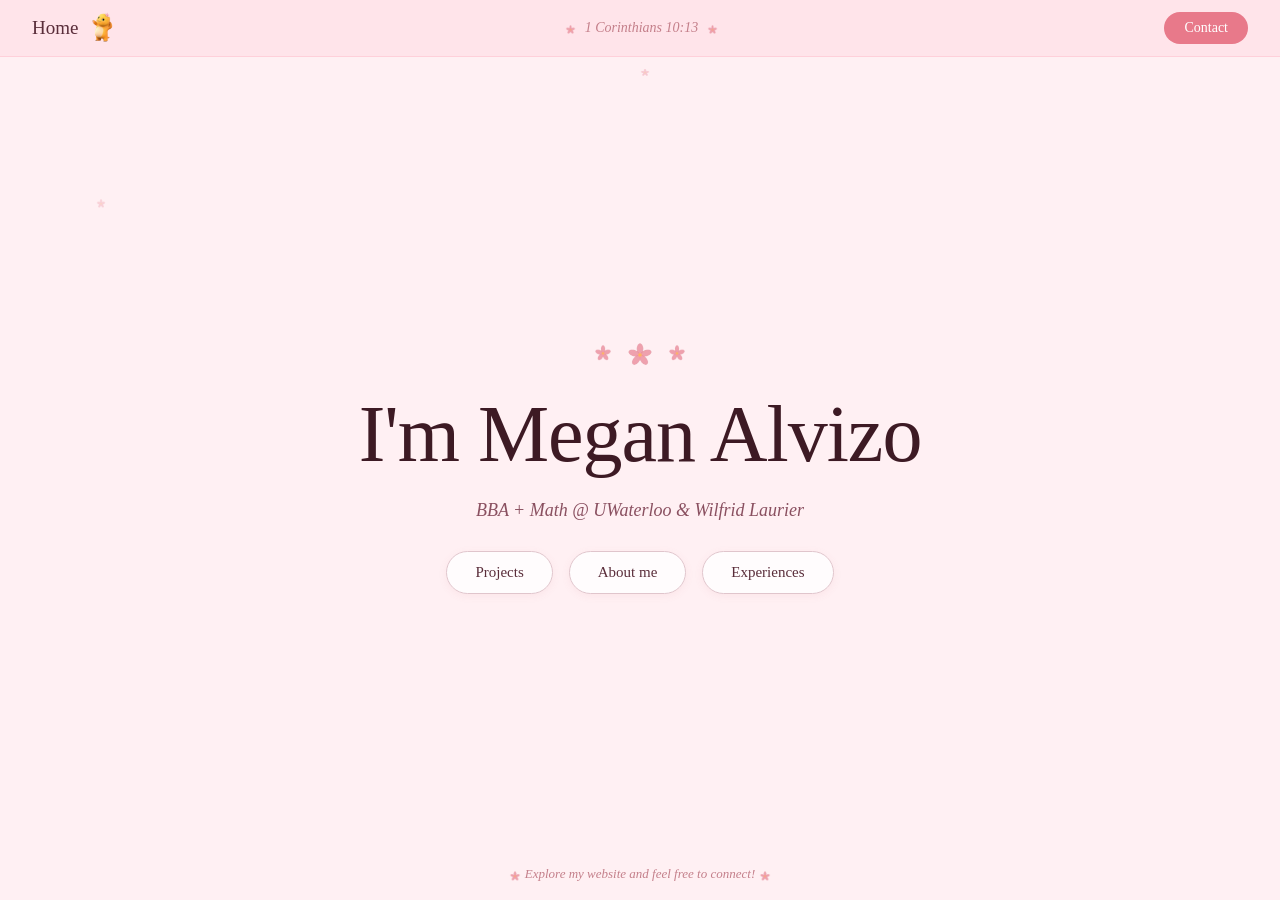
<file: index.html>
<!DOCTYPE html>
<html lang="en">
<head>
  <meta charset="UTF-8" />
  <meta name="viewport" content="width=device-width, initial-scale=1.0" />
  <title>Megan Alvizo</title>
  <link rel="stylesheet" href="src/styles/main.css" />
  <link rel="stylesheet" href="src/styles/home.css" />
</head>
<body>

  <!-- Navbar -->
  <nav class="navbar">
    <div class="nav-left">
      <span class="nav-home-link" onclick="window.location.href='index.html'">Home</span>
      <img src="src/assets/nailong.png" class="nailong-img" alt="nailong" />
    </div>
    <div class="nav-center">
      <span class="star-icon"><img class="flower-icon" alt="✦" src="src/assets/flower.png"></span>
      <span class="nav-verse">1 Corinthians 10:13</span>
      <span class="star-icon"><img class="flower-icon" alt="✦" src="src/assets/flower.png"></span>
    </div>
    <div class="nav-right">
      <button class="contact-btn" onclick="openContact()">Contact</button>
    </div>
  </nav>

  <!-- Contact Modal -->
  <div class="modal-overlay" id="contactModal" onclick="closeContact(event)">
    <div class="modal-box">
      <h3 class="modal-title"><span class="flower">✿</span> Let's connect <span class="flower">✿</span></h3>
      <div class="modal-links">
        <a href="https://www.linkedin.com/in/megan-louise-alvizo-20a7b934a" target="_blank" class="modal-link">
          <div class="modal-link-icon linkedin"><svg viewBox="0 0 24 24" fill="#e8798a" xmlns="http://www.w3.org/2000/svg"><path d="M20.447 20.452h-3.554v-5.569c0-1.328-.027-3.037-1.852-3.037-1.853 0-2.136 1.445-2.136 2.939v5.667H9.351V9h3.414v1.561h.046c.477-.9 1.637-1.85 3.37-1.85 3.601 0 4.267 2.37 4.267 5.455v6.286zM5.337 7.433a2.062 2.062 0 0 1-2.063-2.065 2.064 2.064 0 1 1 2.063 2.065zm1.782 13.019H3.555V9h3.564v11.452zM22.225 0H1.771C.792 0 0 .774 0 1.729v20.542C0 23.227.792 24 1.771 24h20.451C23.2 24 24 23.227 24 22.271V1.729C24 .774 23.2 0 22.222 0h.003z"/></svg></div>
          <div class="modal-link-text"><span class="modal-link-label">LinkedIn</span><span class="modal-link-value">Megan Louise Alvizo's Profile</span></div>
        </a>
        <a href="https://www.instagram.com/meganalvi_" target="_blank" class="modal-link">
          <div class="modal-link-icon instagram"><svg viewBox="0 0 24 24" xmlns="http://www.w3.org/2000/svg"><defs><radialGradient id="ig" cx="30%" cy="107%" r="150%"><stop offset="0%" stop-color="#fdf497"/><stop offset="5%" stop-color="#fdf497"/><stop offset="45%" stop-color="#fd5949"/><stop offset="60%" stop-color="#d6249f"/><stop offset="90%" stop-color="#285AEB"/></radialGradient></defs><path fill="url(#ig)" d="M12 2.163c3.204 0 3.584.012 4.85.07 3.252.148 4.771 1.691 4.919 4.919.058 1.265.069 1.645.069 4.849 0 3.205-.012 3.584-.069 4.849-.149 3.225-1.664 4.771-4.919 4.919-1.266.058-1.644.07-4.85.07-3.204 0-3.584-.012-4.849-.07-3.26-.149-4.771-1.699-4.919-4.92-.058-1.265-.07-1.644-.07-4.849 0-3.204.013-3.583.07-4.849.149-3.227 1.664-4.771 4.919-4.919 1.266-.057 1.645-.069 4.849-.069zm0-2.163c-3.259 0-3.667.014-4.947.072-4.358.2-6.78 2.618-6.98 6.98-.059 1.281-.073 1.689-.073 4.948 0 3.259.014 3.668.072 4.948.2 4.358 2.618 6.78 6.98 6.98 1.281.058 1.689.072 4.948.072 3.259 0 3.668-.014 4.948-.072 4.354-.2 6.782-2.618 6.979-6.98.059-1.28.073-1.689.073-4.948 0-3.259-.014-3.667-.072-4.947-.196-4.354-2.617-6.78-6.979-6.98-1.281-.059-1.69-.073-4.949-.073zm0 5.838a6.162 6.162 0 1 0 0 12.324 6.162 6.162 0 0 0 0-12.324zM12 16a4 4 0 1 1 0-8 4 4 0 0 1 0 8zm6.406-11.845a1.44 1.44 0 1 0 0 2.881 1.44 1.44 0 0 0 0-2.881z"/></svg></div>
          <div class="modal-link-text"><span class="modal-link-label">Instagram</span><span class="modal-link-value">@meganalvi_</span></div>
        </a>
        <a href="mailto:alvizomeganlouise@gmail.com" class="modal-link">
          <div class="modal-link-icon email"><svg viewBox="0 0 24 24" fill="none" stroke="#e8798a" stroke-width="2" stroke-linecap="round" stroke-linejoin="round" xmlns="http://www.w3.org/2000/svg"><rect x="2" y="4" width="20" height="16" rx="2"/><path d="m22 7-8.97 5.7a1.94 1.94 0 0 1-2.06 0L2 7"/></svg></div>
          <div class="modal-link-text"><span class="modal-link-label">Email</span><span class="modal-link-value">alvizomeganlouise@gmail.com</span></div>
        </a>
      </div>
      <button class="modal-close" onclick="closeContact()">×</button>
    </div>
  </div>

  <!-- Falling petals -->
  <div class="petals-container" id="petalsContainer"></div>

  <!-- Decorative stars -->
  <span class="deco-star" style="top:65px;left:640px;font-size:10px;opacity:0.5;"><img class="flower-icon" alt="✦" src="src/assets/flower.png"></span>
  <span class="deco-star" style="top:195px;left:95px;font-size:12px;opacity:0.4;"><img class="flower-icon" alt="✦" src="src/assets/flower.png"></span>

  <!-- Hero Section -->
  <section class="hero">
    <div class="hero-stars">
      <span class="star-sm"><img class="flower-icon" alt="✦" src="src/assets/flower.png"></span>
      <span class="star-lg"><img class="flower-icon" alt="✦" src="src/assets/flower.png"></span>
      <span class="star-sm"><img class="flower-icon" alt="✦" src="src/assets/flower.png"></span>
    </div>
    <h1 class="hero-title">I'm Megan Alvizo</h1>
    <p class="hero-subtitle">BBA + Math @ UWaterloo &amp; Wilfrid Laurier</p>
    <div class="hero-buttons">
      <a href="src/pages/projects.html" class="hero-btn">Projects</a>
      <a href="src/pages/about.html" class="hero-btn">About me</a>
      <a href="src/pages/experiences.html" class="hero-btn">Experiences</a>
    </div>
  </section>

  <!-- Footer -->
  <footer class="footer">
    <span><img class="flower-icon" alt="✦" src="src/assets/flower.png"> Explore my website and feel free to connect! <img class="flower-icon" alt="✦" src="src/assets/flower.png"></span>
  </footer>

  <script src="src/scripts/main.js"></script>
  <script src="src/scripts/home.js"></script>
</body>
</html>
</file>
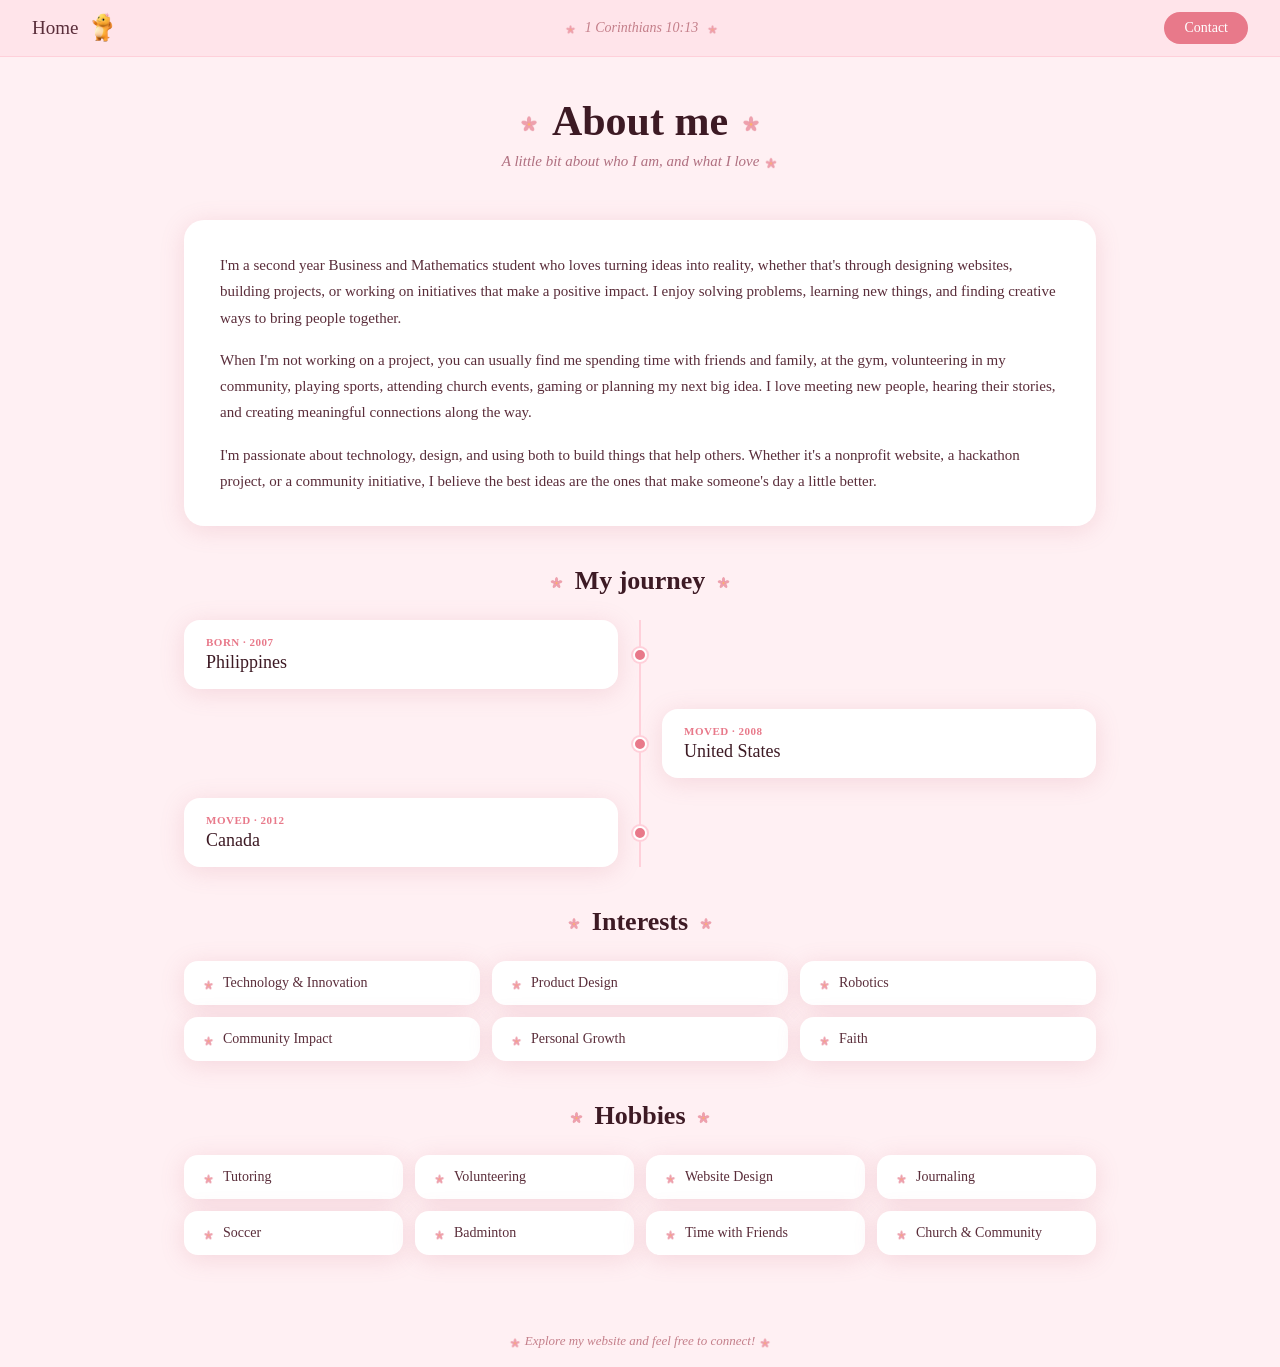
<file: src/pages/about.html>
<!DOCTYPE html>
<html lang="en">
<head>
  <meta charset="UTF-8" />
  <meta name="viewport" content="width=device-width, initial-scale=1.0" />
  <title>About Me – Megan Alvizo</title>
  <link rel="stylesheet" href="../styles/main.css" />
  <link rel="stylesheet" href="../styles/about.css" />
</head>
<body>

  <nav class="navbar">
    <div class="nav-left">
      <span class="nav-home-link" onclick="window.location.href='../../index.html'">Home</span>
      <img src="../assets/nailong.png" class="nailong-img" alt="nailong" />
    </div>
    <div class="nav-center">
      <span class="star-icon"><img class="flower-icon" alt="✦" src="../assets/flower.png"></span>
      <span class="nav-verse">1 Corinthians 10:13</span>
      <span class="star-icon"><img class="flower-icon" alt="✦" src="../assets/flower.png"></span>
    </div>
    <div class="nav-right">
      <button class="contact-btn" onclick="openContact()">Contact</button>
    </div>
  </nav>

  <!-- Contact Modal -->
    <div class="modal-overlay" id="contactModal" onclick="closeContact(event)">
    <div class="modal-box">
      <h3 class="modal-title"><span class="flower">✿</span> Let's connect <span class="flower">✿</span></h3>
      <div class="modal-links">
        <a href="https://www.linkedin.com/in/megan-louise-alvizo-20a7b934a" target="_blank" class="modal-link">
          <div class="modal-link-icon linkedin"><svg viewBox="0 0 24 24" fill="#e8798a" xmlns="http://www.w3.org/2000/svg"><path d="M20.447 20.452h-3.554v-5.569c0-1.328-.027-3.037-1.852-3.037-1.853 0-2.136 1.445-2.136 2.939v5.667H9.351V9h3.414v1.561h.046c.477-.9 1.637-1.85 3.37-1.85 3.601 0 4.267 2.37 4.267 5.455v6.286zM5.337 7.433a2.062 2.062 0 0 1-2.063-2.065 2.064 2.064 0 1 1 2.063 2.065zm1.782 13.019H3.555V9h3.564v11.452zM22.225 0H1.771C.792 0 0 .774 0 1.729v20.542C0 23.227.792 24 1.771 24h20.451C23.2 24 24 23.227 24 22.271V1.729C24 .774 23.2 0 22.222 0h.003z"/></svg></div>
          <div class="modal-link-text"><span class="modal-link-label">LinkedIn</span><span class="modal-link-value">Megan Louise Alvizo's Profile</span></div>
        </a>
        <a href="https://www.instagram.com/meganalvi_" target="_blank" class="modal-link">
          <div class="modal-link-icon instagram"><svg viewBox="0 0 24 24" xmlns="http://www.w3.org/2000/svg"><defs><radialGradient id="ig" cx="30%" cy="107%" r="150%"><stop offset="0%" stop-color="#fdf497"/><stop offset="5%" stop-color="#fdf497"/><stop offset="45%" stop-color="#fd5949"/><stop offset="60%" stop-color="#d6249f"/><stop offset="90%" stop-color="#285AEB"/></radialGradient></defs><path fill="url(#ig)" d="M12 2.163c3.204 0 3.584.012 4.85.07 3.252.148 4.771 1.691 4.919 4.919.058 1.265.069 1.645.069 4.849 0 3.205-.012 3.584-.069 4.849-.149 3.225-1.664 4.771-4.919 4.919-1.266.058-1.644.07-4.85.07-3.204 0-3.584-.012-4.849-.07-3.26-.149-4.771-1.699-4.919-4.92-.058-1.265-.07-1.644-.07-4.849 0-3.204.013-3.583.07-4.849.149-3.227 1.664-4.771 4.919-4.919 1.266-.057 1.645-.069 4.849-.069zm0-2.163c-3.259 0-3.667.014-4.947.072-4.358.2-6.78 2.618-6.98 6.98-.059 1.281-.073 1.689-.073 4.948 0 3.259.014 3.668.072 4.948.2 4.358 2.618 6.78 6.98 6.98 1.281.058 1.689.072 4.948.072 3.259 0 3.668-.014 4.948-.072 4.354-.2 6.782-2.618 6.979-6.98.059-1.28.073-1.689.073-4.948 0-3.259-.014-3.667-.072-4.947-.196-4.354-2.617-6.78-6.979-6.98-1.281-.059-1.69-.073-4.949-.073zm0 5.838a6.162 6.162 0 1 0 0 12.324 6.162 6.162 0 0 0 0-12.324zM12 16a4 4 0 1 1 0-8 4 4 0 0 1 0 8zm6.406-11.845a1.44 1.44 0 1 0 0 2.881 1.44 1.44 0 0 0 0-2.881z"/></svg></div>
          <div class="modal-link-text"><span class="modal-link-label">Instagram</span><span class="modal-link-value">@meganalvi_</span></div>
        </a>
        <a href="mailto:alvizomeganlouise@gmail.com" class="modal-link">
          <div class="modal-link-icon email"><svg viewBox="0 0 24 24" fill="none" stroke="#e8798a" stroke-width="2" stroke-linecap="round" stroke-linejoin="round" xmlns="http://www.w3.org/2000/svg"><rect x="2" y="4" width="20" height="16" rx="2"/><path d="m22 7-8.97 5.7a1.94 1.94 0 0 1-2.06 0L2 7"/></svg></div>
          <div class="modal-link-text"><span class="modal-link-label">Email</span><span class="modal-link-value">alvizomeganlouise@gmail.com</span></div>
        </a>
      </div>
      <button class="modal-close" onclick="closeContact()">×</button>
    </div>
  </div>

  <main class="about-main">
    <div class="page-header">
      <h1><span class="star-pink"><img class="flower-icon" alt="✦" src="../assets/flower.png"></span> About me <span class="star-pink"><img class="flower-icon" alt="✦" src="../assets/flower.png"></span></h1>
      <p class="subtitle">A little bit about who I am, and what I love <img class="flower-icon" alt="✦" src="../assets/flower.png"></p>
    </div>

    <!-- Bio card -->
    <div class="bio-card card reveal">
      <p>I'm a second year Business and Mathematics student who loves turning ideas into reality, whether that's through designing websites, building projects, or working on initiatives that make a positive impact. I enjoy solving problems, learning new things, and finding creative ways to bring people together.</p>
      <p>When I'm not working on a project, you can usually find me spending time with friends and family, at the gym, volunteering in my community, playing sports, attending church events, gaming or planning my next big idea. I love meeting new people, hearing their stories, and creating meaningful connections along the way.</p>
      <p>I'm passionate about technology, design, and using both to build things that help others. Whether it's a nonprofit website, a hackathon project, or a community initiative, I believe the best ideas are the ones that make someone's day a little better.</p>
    </div>

    <!-- Journey -->
    <section class="journey-section reveal">
      <h2 class="section-title"><span class="star-pink"><img class="flower-icon" alt="✦" src="../assets/flower.png"></span> My journey <span class="star-pink"><img class="flower-icon" alt="✦" src="../assets/flower.png"></span></h2>
      <div class="timeline">
        <div class="timeline-item left">
          <div class="timeline-card">
            <div class="timeline-label">BORN · 2007</div>
            <div class="timeline-place">Philippines</div>
          </div>
          <div class="timeline-dot"></div>
        </div>
        <div class="timeline-item right">
          <div class="timeline-dot"></div>
          <div class="timeline-card">
            <div class="timeline-label">MOVED · 2008</div>
            <div class="timeline-place">United States</div>
          </div>
        </div>
        <div class="timeline-item left">
          <div class="timeline-card">
            <div class="timeline-label">MOVED · 2012</div>
            <div class="timeline-place">Canada</div>
          </div>
          <div class="timeline-dot"></div>
        </div>
      </div>
    </section>

    <!-- Interests -->
    <section class="grid-section reveal">
      <h2 class="section-title"><span class="star-pink"><img class="flower-icon" alt="✦" src="../assets/flower.png"></span> Interests <span class="star-pink"><img class="flower-icon" alt="✦" src="../assets/flower.png"></span></h2>
      <div class="tag-grid">
        <div class="tag-card"><span class="star-pink"><img class="flower-icon" alt="✦" src="../assets/flower.png"></span> Technology &amp; Innovation</div>
        <div class="tag-card"><span class="star-pink"><img class="flower-icon" alt="✦" src="../assets/flower.png"></span> Product Design</div>
        <div class="tag-card"><span class="star-pink"><img class="flower-icon" alt="✦" src="../assets/flower.png"></span> Robotics</div>
        <div class="tag-card"><span class="star-pink"><img class="flower-icon" alt="✦" src="../assets/flower.png"></span> Community Impact</div>
        <div class="tag-card"><span class="star-pink"><img class="flower-icon" alt="✦" src="../assets/flower.png"></span> Personal Growth</div>
        <div class="tag-card"><span class="star-pink"><img class="flower-icon" alt="✦" src="../assets/flower.png"></span> Faith</div>
      </div>
    </section>

    <!-- Hobbies -->
    <section class="grid-section reveal">
      <h2 class="section-title"><span class="star-pink"><img class="flower-icon" alt="✦" src="../assets/flower.png"></span> Hobbies <span class="star-pink"><img class="flower-icon" alt="✦" src="../assets/flower.png"></span></h2>
      <div class="tag-grid hobbies-grid">
        <div class="tag-card"><span class="star-pink"><img class="flower-icon" alt="✦" src="../assets/flower.png"></span> Tutoring</div>
        <div class="tag-card"><span class="star-pink"><img class="flower-icon" alt="✦" src="../assets/flower.png"></span> Volunteering</div>
        <div class="tag-card"><span class="star-pink"><img class="flower-icon" alt="✦" src="../assets/flower.png"></span> Website Design</div>
        <div class="tag-card"><span class="star-pink"><img class="flower-icon" alt="✦" src="../assets/flower.png"></span> Journaling</div>
        <div class="tag-card"><span class="star-pink"><img class="flower-icon" alt="✦" src="../assets/flower.png"></span> Soccer</div>
        <div class="tag-card"><span class="star-pink"><img class="flower-icon" alt="✦" src="../assets/flower.png"></span> Badminton</div>
        <div class="tag-card"><span class="star-pink"><img class="flower-icon" alt="✦" src="../assets/flower.png"></span> Time with Friends</div>
        <div class="tag-card"><span class="star-pink"><img class="flower-icon" alt="✦" src="../assets/flower.png"></span> Church &amp; Community</div>
      </div>
    </section>
  </main>

  <footer class="footer">
    <span><img class="flower-icon" alt="✦" src="../assets/flower.png"> Explore my website and feel free to connect! <img class="flower-icon" alt="✦" src="../assets/flower.png"></span>
  </footer>

  <div class="petals-container" id="petalsContainer"></div>
  <script src="../scripts/main.js"></script>
  <script src="../scripts/home.js"></script>
</body>
</html>
</file>
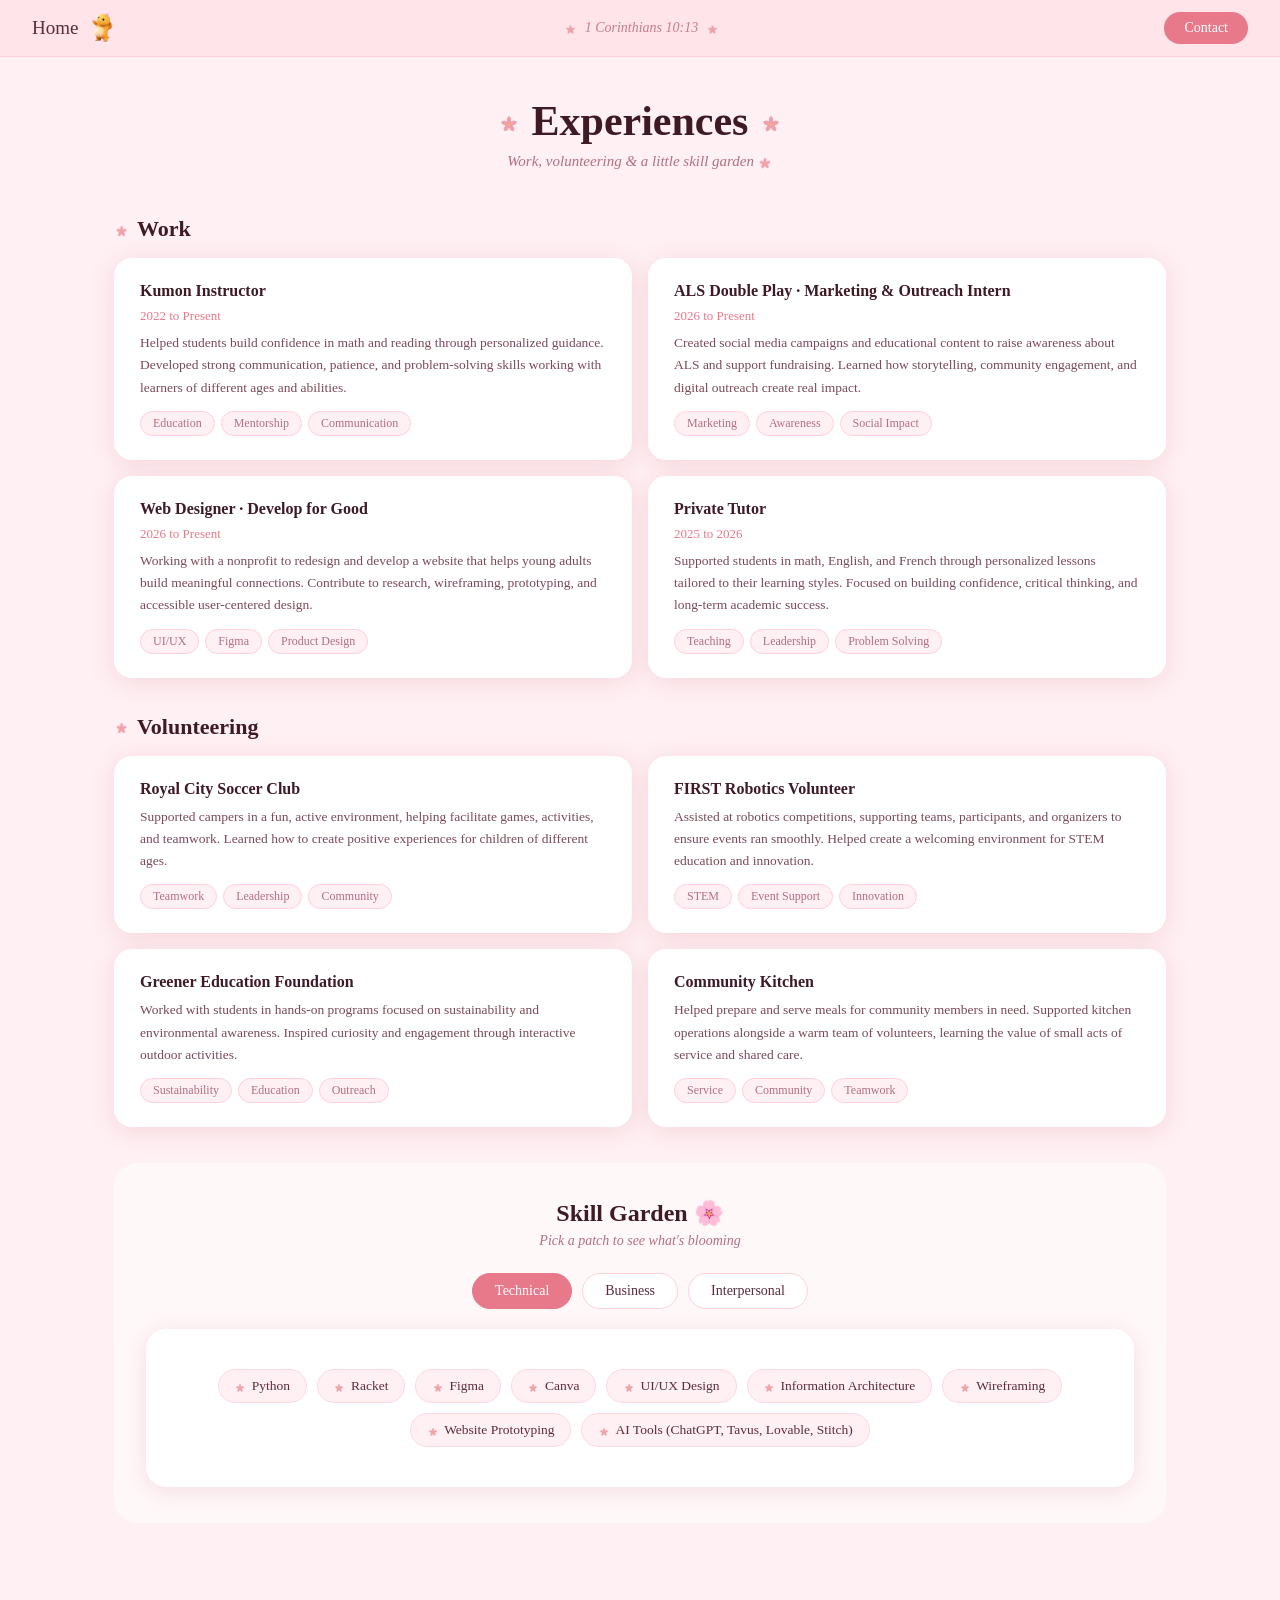
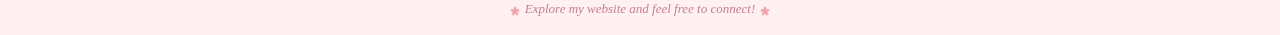
<file: src/pages/experiences.html>
<!DOCTYPE html>
<html lang="en">
<head>
  <meta charset="UTF-8" />
  <meta name="viewport" content="width=device-width, initial-scale=1.0" />
  <title>Experiences – Megan Alvizo</title>
  <link rel="stylesheet" href="../styles/main.css" />
  <link rel="stylesheet" href="../styles/experiences.css" />
</head>
<body>

  <nav class="navbar">
    <div class="nav-left">
      <span class="nav-home-link" onclick="window.location.href='../../index.html'">Home</span>
      <img src="../assets/nailong.png" class="nailong-img" alt="nailong" />
    </div>
    <div class="nav-center">
      <span class="star-icon"><img class="flower-icon" alt="✦" src="../assets/flower.png"></span>
      <span class="nav-verse">1 Corinthians 10:13</span>
      <span class="star-icon"><img class="flower-icon" alt="✦" src="../assets/flower.png"></span>
    </div>
    <div class="nav-right">
      <button class="contact-btn" onclick="openContact()">Contact</button>
    </div>
  </nav>

  <!-- Contact Modal -->
    <div class="modal-overlay" id="contactModal" onclick="closeContact(event)">
    <div class="modal-box">
      <h3 class="modal-title"><span class="flower">✿</span> Let's connect <span class="flower">✿</span></h3>
      <div class="modal-links">
        <a href="https://www.linkedin.com/in/megan-louise-alvizo-20a7b934a" target="_blank" class="modal-link">
          <div class="modal-link-icon linkedin"><svg viewBox="0 0 24 24" fill="#e8798a" xmlns="http://www.w3.org/2000/svg"><path d="M20.447 20.452h-3.554v-5.569c0-1.328-.027-3.037-1.852-3.037-1.853 0-2.136 1.445-2.136 2.939v5.667H9.351V9h3.414v1.561h.046c.477-.9 1.637-1.85 3.37-1.85 3.601 0 4.267 2.37 4.267 5.455v6.286zM5.337 7.433a2.062 2.062 0 0 1-2.063-2.065 2.064 2.064 0 1 1 2.063 2.065zm1.782 13.019H3.555V9h3.564v11.452zM22.225 0H1.771C.792 0 0 .774 0 1.729v20.542C0 23.227.792 24 1.771 24h20.451C23.2 24 24 23.227 24 22.271V1.729C24 .774 23.2 0 22.222 0h.003z"/></svg></div>
          <div class="modal-link-text"><span class="modal-link-label">LinkedIn</span><span class="modal-link-value">Megan Louise Alvizo's Profile</span></div>
        </a>
        <a href="https://www.instagram.com/meganalvi_" target="_blank" class="modal-link">
          <div class="modal-link-icon instagram"><svg viewBox="0 0 24 24" xmlns="http://www.w3.org/2000/svg"><defs><radialGradient id="ig" cx="30%" cy="107%" r="150%"><stop offset="0%" stop-color="#fdf497"/><stop offset="5%" stop-color="#fdf497"/><stop offset="45%" stop-color="#fd5949"/><stop offset="60%" stop-color="#d6249f"/><stop offset="90%" stop-color="#285AEB"/></radialGradient></defs><path fill="url(#ig)" d="M12 2.163c3.204 0 3.584.012 4.85.07 3.252.148 4.771 1.691 4.919 4.919.058 1.265.069 1.645.069 4.849 0 3.205-.012 3.584-.069 4.849-.149 3.225-1.664 4.771-4.919 4.919-1.266.058-1.644.07-4.85.07-3.204 0-3.584-.012-4.849-.07-3.26-.149-4.771-1.699-4.919-4.92-.058-1.265-.07-1.644-.07-4.849 0-3.204.013-3.583.07-4.849.149-3.227 1.664-4.771 4.919-4.919 1.266-.057 1.645-.069 4.849-.069zm0-2.163c-3.259 0-3.667.014-4.947.072-4.358.2-6.78 2.618-6.98 6.98-.059 1.281-.073 1.689-.073 4.948 0 3.259.014 3.668.072 4.948.2 4.358 2.618 6.78 6.98 6.98 1.281.058 1.689.072 4.948.072 3.259 0 3.668-.014 4.948-.072 4.354-.2 6.782-2.618 6.979-6.98.059-1.28.073-1.689.073-4.948 0-3.259-.014-3.667-.072-4.947-.196-4.354-2.617-6.78-6.979-6.98-1.281-.059-1.69-.073-4.949-.073zm0 5.838a6.162 6.162 0 1 0 0 12.324 6.162 6.162 0 0 0 0-12.324zM12 16a4 4 0 1 1 0-8 4 4 0 0 1 0 8zm6.406-11.845a1.44 1.44 0 1 0 0 2.881 1.44 1.44 0 0 0 0-2.881z"/></svg></div>
          <div class="modal-link-text"><span class="modal-link-label">Instagram</span><span class="modal-link-value">@meganalvi_</span></div>
        </a>
        <a href="mailto:alvizomeganlouise@gmail.com" class="modal-link">
          <div class="modal-link-icon email"><svg viewBox="0 0 24 24" fill="none" stroke="#e8798a" stroke-width="2" stroke-linecap="round" stroke-linejoin="round" xmlns="http://www.w3.org/2000/svg"><rect x="2" y="4" width="20" height="16" rx="2"/><path d="m22 7-8.97 5.7a1.94 1.94 0 0 1-2.06 0L2 7"/></svg></div>
          <div class="modal-link-text"><span class="modal-link-label">Email</span><span class="modal-link-value">alvizomeganlouise@gmail.com</span></div>
        </a>
      </div>
      <button class="modal-close" onclick="closeContact()">×</button>
    </div>
  </div>

  <main class="exp-main">
    <div class="page-header">
      <h1><span class="star-pink"><img class="flower-icon" alt="✦" src="../assets/flower.png"></span> Experiences <span class="star-pink"><img class="flower-icon" alt="✦" src="../assets/flower.png"></span></h1>
      <p class="subtitle">Work, volunteering &amp; a little skill garden <img class="flower-icon" alt="✦" src="../assets/flower.png"></p>
    </div>

    <!-- Work -->
    <section class="exp-section reveal">
      <h2 class="exp-section-title"><span class="star-pink"><img class="flower-icon" alt="✦" src="../assets/flower.png"></span> Work</h2>
      <div class="exp-grid">

        <div class="exp-card">
          <h3 class="exp-role">Kumon Instructor</h3>
          <div class="exp-date">2022 to Present</div>
          <p class="exp-desc">Helped students build confidence in math and reading through personalized guidance. Developed strong communication, patience, and problem-solving skills working with learners of different ages and abilities.</p>
          <div class="exp-tags">
            <span class="tag">Education</span>
            <span class="tag">Mentorship</span>
            <span class="tag">Communication</span>
          </div>
        </div>

        <div class="exp-card">
          <h3 class="exp-role">ALS Double Play · Marketing &amp; Outreach Intern</h3>
          <div class="exp-date">2026 to Present</div>
          <p class="exp-desc">Created social media campaigns and educational content to raise awareness about ALS and support fundraising. Learned how storytelling, community engagement, and digital outreach create real impact.</p>
          <div class="exp-tags">
            <span class="tag">Marketing</span>
            <span class="tag">Awareness</span>
            <span class="tag">Social Impact</span>
          </div>
        </div>

        <div class="exp-card">
          <h3 class="exp-role">Web Designer · Develop for Good</h3>
          <div class="exp-date">2026 to Present</div>
          <p class="exp-desc">Working with a nonprofit to redesign and develop a website that helps young adults build meaningful connections. Contribute to research, wireframing, prototyping, and accessible user-centered design.</p>
          <div class="exp-tags">
            <span class="tag">UI/UX</span>
            <span class="tag">Figma</span>
            <span class="tag">Product Design</span>
          </div>
        </div>

        <div class="exp-card">
          <h3 class="exp-role">Private Tutor</h3>
          <div class="exp-date">2025 to 2026</div>
          <p class="exp-desc">Supported students in math, English, and French through personalized lessons tailored to their learning styles. Focused on building confidence, critical thinking, and long-term academic success.</p>
          <div class="exp-tags">
            <span class="tag">Teaching</span>
            <span class="tag">Leadership</span>
            <span class="tag">Problem Solving</span>
          </div>
        </div>

      </div>
    </section>

    <!-- Volunteering -->
    <section class="exp-section reveal">
      <h2 class="exp-section-title"><span class="star-pink"><img class="flower-icon" alt="✦" src="../assets/flower.png"></span> Volunteering</h2>
      <div class="exp-grid">

        <div class="exp-card">
          <h3 class="exp-role">Royal City Soccer Club</h3>
          <p class="exp-desc">Supported campers in a fun, active environment, helping facilitate games, activities, and teamwork. Learned how to create positive experiences for children of different ages.</p>
          <div class="exp-tags">
            <span class="tag">Teamwork</span>
            <span class="tag">Leadership</span>
            <span class="tag">Community</span>
          </div>
        </div>

        <div class="exp-card">
          <h3 class="exp-role">FIRST Robotics Volunteer</h3>
          <p class="exp-desc">Assisted at robotics competitions, supporting teams, participants, and organizers to ensure events ran smoothly. Helped create a welcoming environment for STEM education and innovation.</p>
          <div class="exp-tags">
            <span class="tag">STEM</span>
            <span class="tag">Event Support</span>
            <span class="tag">Innovation</span>
          </div>
        </div>

        <div class="exp-card">
          <h3 class="exp-role">Greener Education Foundation</h3>
          <p class="exp-desc">Worked with students in hands-on programs focused on sustainability and environmental awareness. Inspired curiosity and engagement through interactive outdoor activities.</p>
          <div class="exp-tags">
            <span class="tag">Sustainability</span>
            <span class="tag">Education</span>
            <span class="tag">Outreach</span>
          </div>
        </div>

        <div class="exp-card">
          <h3 class="exp-role">Community Kitchen</h3>
          <p class="exp-desc">Helped prepare and serve meals for community members in need. Supported kitchen operations alongside a warm team of volunteers, learning the value of small acts of service and shared care.</p>
          <div class="exp-tags">
            <span class="tag">Service</span>
            <span class="tag">Community</span>
            <span class="tag">Teamwork</span>
          </div>
        </div>

      </div>
    </section>

    <!-- Skill Garden -->
    <section class="skill-garden-section reveal">
      <h2 class="skill-garden-title">Skill Garden 🌸</h2>
      <p class="skill-garden-sub">Pick a patch to see what's blooming</p>

      <div class="skill-tabs" id="skillTabs">
        <button class="skill-tab active" data-tab="technical" onclick="switchTab(this,'technical')">Technical</button>
        <button class="skill-tab" data-tab="business" onclick="switchTab(this,'business')">Business</button>
        <button class="skill-tab" data-tab="interpersonal" onclick="switchTab(this,'interpersonal')">Interpersonal</button>
      </div>

      <div class="skill-panel card active" id="technical">
        <div class="skill-tags">
          <span class="skill-tag"><span class="star-pink"><img class="flower-icon" alt="✦" src="../assets/flower.png"></span> Python</span>
          <span class="skill-tag"><span class="star-pink"><img class="flower-icon" alt="✦" src="../assets/flower.png"></span> Racket</span>
          <span class="skill-tag"><span class="star-pink"><img class="flower-icon" alt="✦" src="../assets/flower.png"></span> Figma</span>
          <span class="skill-tag"><span class="star-pink"><img class="flower-icon" alt="✦" src="../assets/flower.png"></span> Canva</span>
          <span class="skill-tag"><span class="star-pink"><img class="flower-icon" alt="✦" src="../assets/flower.png"></span> UI/UX Design</span>
          <span class="skill-tag"><span class="star-pink"><img class="flower-icon" alt="✦" src="../assets/flower.png"></span> Information Architecture</span>
          <span class="skill-tag"><span class="star-pink"><img class="flower-icon" alt="✦" src="../assets/flower.png"></span> Wireframing</span>
          <span class="skill-tag"><span class="star-pink"><img class="flower-icon" alt="✦" src="../assets/flower.png"></span> Website Prototyping</span>
          <span class="skill-tag"><span class="star-pink"><img class="flower-icon" alt="✦" src="../assets/flower.png"></span> AI Tools (ChatGPT, Tavus, Lovable, Stitch)</span>
        </div>
      </div>

      <div class="skill-panel card" id="business">
        <div class="skill-tags">
          <span class="skill-tag"><span class="star-pink"><img class="flower-icon" alt="✦" src="../assets/flower.png"></span> Project Management</span>
          <span class="skill-tag"><span class="star-pink"><img class="flower-icon" alt="✦" src="../assets/flower.png"></span> Market Research</span>
          <span class="skill-tag"><span class="star-pink"><img class="flower-icon" alt="✦" src="../assets/flower.png"></span> Social Media Marketing</span>
          <span class="skill-tag"><span class="star-pink"><img class="flower-icon" alt="✦" src="../assets/flower.png"></span> Content Creation</span>
          <span class="skill-tag"><span class="star-pink"><img class="flower-icon" alt="✦" src="../assets/flower.png"></span> Stakeholder Communication</span>
          <span class="skill-tag"><span class="star-pink"><img class="flower-icon" alt="✦" src="../assets/flower.png"></span> Strategic Thinking</span>
        </div>
      </div>

      <div class="skill-panel card" id="interpersonal">
        <div class="skill-tags">
          <span class="skill-tag"><span class="star-pink"><img class="flower-icon" alt="✦" src="../assets/flower.png"></span> Leadership</span>
          <span class="skill-tag"><span class="star-pink"><img class="flower-icon" alt="✦" src="../assets/flower.png"></span> Teamwork</span>
          <span class="skill-tag"><span class="star-pink"><img class="flower-icon" alt="✦" src="../assets/flower.png"></span> Communication</span>
          <span class="skill-tag"><span class="star-pink"><img class="flower-icon" alt="✦" src="../assets/flower.png"></span> Mentorship</span>
          <span class="skill-tag"><span class="star-pink"><img class="flower-icon" alt="✦" src="../assets/flower.png"></span> Empathy</span>
          <span class="skill-tag"><span class="star-pink"><img class="flower-icon" alt="✦" src="../assets/flower.png"></span> Problem Solving</span>
          <span class="skill-tag"><span class="star-pink"><img class="flower-icon" alt="✦" src="../assets/flower.png"></span> Adaptability</span>
        </div>
      </div>
    </section>
  </main>

  <footer class="footer">
    <span><img class="flower-icon" alt="✦" src="../assets/flower.png"> Explore my website and feel free to connect! <img class="flower-icon" alt="✦" src="../assets/flower.png"></span>
  </footer>

  <div class="petals-container" id="petalsContainer"></div>
  <script src="../scripts/main.js"></script>
  <script src="../scripts/home.js"></script>
  <script>
    function switchTab(btn, tabId) {
      document.querySelectorAll('.skill-tab').forEach(t => t.classList.remove('active'));
      document.querySelectorAll('.skill-panel').forEach(p => p.classList.remove('active'));
      btn.classList.add('active');
      document.getElementById(tabId).classList.add('active');
    }
  </script>
</body>
</html>
</file>
<file: src/styles/main.css>
/* ── Global Reset & Base ── */
*, *::before, *::after { box-sizing: border-box; margin: 0; padding: 0; }

body {
  font-family: 'Georgia', serif;
  background: #fff0f3;
  color: #5a2d3a;
  min-height: 100vh;
  display: flex;
  flex-direction: column;
}

main, .navbar, .footer {
  position: relative;
  z-index: 1;
}

/* ── Navbar ── */
.navbar {
  display: flex;
  align-items: center;
  justify-content: space-between;
  padding: 12px 32px;
  background: #ffe4ea;
  border-bottom: 1px solid #ffd0da;
  position: sticky;
  top: 0;
  z-index: 100;
}

.nav-left {
  display: flex;
  align-items: center;
  gap: 8px;
}

.nav-home-link {
  font-size: 19px;
  font-weight: 500;
  color: #5a2d3a;
  cursor: pointer;
  text-decoration: none;
}
.nav-home-link:hover { text-decoration: underline; }

.nailong-img {
  width: 32px;
  height: 32px;
  object-fit: contain;
}

.nav-center {
  display: flex;
  align-items: center;
  gap: 8px;
  font-size: 14px;
  color: #c47f8a;
  font-style: italic;
}

.star-icon { font-size: 12px; color: #e8a0af; }

.contact-btn {
  background: #e8798a;
  color: #fff;
  border: none;
  border-radius: 20px;
  padding: 8px 20px;
  font-size: 14px;
  cursor: pointer;
  font-family: inherit;
  transition: background 0.2s;
}
.contact-btn:hover { background: #d4606f; }

/* ── Modal ── */
.modal-overlay {
  display: none;
  position: fixed;
  inset: 0;
  background: rgba(90,45,58,0.18);
  z-index: 200;
  align-items: center;
  justify-content: center;
}
.modal-overlay.active { display: flex; }

.modal-box {
  background: #fff;
  border-radius: 24px;
  padding: 32px 28px 28px;
  min-width: 340px;
  max-width: 420px;
  width: 90vw;
  box-shadow: 0 8px 40px rgba(200,100,120,0.18);
  position: relative;
  text-align: center;
}

.modal-title {
  font-size: 22px;
  color: #3d1a24;
  margin-bottom: 22px;
  font-family: 'Georgia', serif;
  display: flex;
  align-items: center;
  justify-content: center;
  gap: 8px;
}
.modal-title .flower { color: #e8798a; font-size: 18px; }

.modal-links {
  display: flex;
  flex-direction: column;
  gap: 12px;
}

.modal-link {
  display: flex;
  align-items: center;
  gap: 14px;
  background: #fff5f7;
  border-radius: 16px;
  padding: 14px 18px;
  color: #3d1a24;
  text-decoration: none;
  transition: background 0.2s;
  text-align: left;
}
.modal-link:hover { background: #ffd8e0; }

.modal-link-icon {
  width: 40px;
  height: 40px;
  border-radius: 10px;
  display: flex;
  align-items: center;
  justify-content: center;
  flex-shrink: 0;
}
.modal-link-icon svg { width: 22px; height: 22px; }

.modal-link-icon.linkedin { background: #fce4ec; }
.modal-link-icon.instagram { background: #fce4ec; }
.modal-link-icon.email { background: #fce4ec; }

.modal-link-text { display: flex; flex-direction: column; gap: 2px; }
.modal-link-label { font-size: 11px; color: #b07080; font-family: 'Georgia', serif; }
.modal-link-value { font-size: 14px; font-weight: 600; color: #3d1a24; font-family: 'Georgia', serif; }

.modal-close {
  position: absolute;
  top: 14px; right: 18px;
  background: none;
  border: none;
  font-size: 20px;
  color: #c47f8a;
  cursor: pointer;
  line-height: 1;
}
.modal-close:hover { color: #5a2d3a; }

/* ── Footer ── */
.footer {
  text-align: center;
  padding: 18px;
  font-size: 13px;
  color: #c47f8a;
  font-style: italic;
  margin-top: auto;
}

/* ── Page header (used in sub-pages) ── */
.page-header {
  text-align: center;
  padding: 40px 20px 10px;
}
.page-header h1 {
  font-size: 42px;
  font-family: 'Georgia', serif;
  color: #3d1a24;
  display: flex;
  align-items: center;
  justify-content: center;
  gap: 12px;
}
.page-header h1 .star-pink { color: #e8798a; font-size: 22px; }
.page-header .subtitle {
  font-size: 15px;
  color: #b07080;
  margin-top: 8px;
  font-style: italic;
}

/* ── Decorative background stars ── */
.deco-star {
  position: absolute;
  color: #e8a0af;
  pointer-events: none;
  user-select: none;
}

/* ── Card shared ── */
.card {
  background: #fff;
  border-radius: 20px;
  box-shadow: 0 4px 24px rgba(200,100,120,0.18);
  padding: 28px;
}

/* ── Falling petals (all pages) ── */
.petals-container {
  position: fixed;
  top: 0;
  left: 0;
  width: 100vw;
  height: 100vh;
  pointer-events: none;
  z-index: 0;
  overflow: hidden;
}

.petal {
  position: absolute;
  border-radius: 50% 0 50% 0;
  background: #ffb7c5;
  opacity: 0;
  animation: petalFall linear infinite;
}

@keyframes petalFall {
  0%   { transform: translateY(-20px) rotate(0deg); opacity: 0.8; }
  80%  { opacity: 0.5; }
  100% { transform: translateY(100vh) rotate(360deg) translateX(60px); opacity: 0; }
}

/* ── Flower icon ── */
.flower-icon {
  display: inline-block;
  width: 1em;
  height: 1em;
  vertical-align: middle;
  object-fit: contain;
}

/* ── Scroll reveal ── */
.reveal {
  opacity: 0;
  transform: translateY(32px);
  transition: opacity 0.6s ease, transform 0.6s ease;
}
.reveal.visible {
  opacity: 1;
  transform: translateY(0);
}

/* ── Tag / badge ── */
.tag {
  display: inline-block;
  background: #fff0f3;
  border: 1px solid #ffd0da;
  color: #b07080;
  border-radius: 20px;
  padding: 4px 12px;
  font-size: 12px;
}
</file>
<file: src/styles/home.css>
/* ── Home page ── */

body {
  position: relative;
  overflow-x: hidden;
}

/* Hero */
.hero {
  flex: 1;
  display: flex;
  flex-direction: column;
  align-items: center;
  justify-content: center;
  text-align: center;
  padding: 60px 20px 40px;
  gap: 20px;
}

.hero-stars { display: flex; gap: 10px; align-items: center; color: #e8798a; font-size: 14px; }
.hero-stars .star-lg { font-size: 32px; }
.hero-stars .star-sm { font-size: 22px; }

.hero-title {
  font-family: 'Times New Roman', Times, serif;
  font-size: clamp(48px, 8vw, 80px);
  font-weight: 400;
  color: #3d1a24;
  animation: pulse 3s ease-in-out infinite;
  letter-spacing: -1px;
}

@keyframes pulse {
  0%, 100% { transform: scale(1); }
  50%       { transform: scale(1.02); }
}

.hero-subtitle { font-size: 18px; color: #8a5060; font-family: 'Georgia', serif; font-style: italic; }

.hero-buttons { display: flex; gap: 16px; flex-wrap: wrap; justify-content: center; margin-top: 10px; }

.hero-btn {
  display: inline-block;
  padding: 12px 28px;
  border-radius: 30px;
  border: 1.5px solid #e0c5cc;
  background: rgba(255,255,255,0.8);
  color: #5a2d3a;
  text-decoration: none;
  font-size: 15px;
  font-family: 'Georgia', serif;
  backdrop-filter: blur(4px);
  transition: background 0.2s, box-shadow 0.2s, transform 0.15s;
  box-shadow: 0 2px 8px rgba(200,100,120,0.08);
}
.hero-btn:hover {
  background: #fff;
  box-shadow: 0 4px 18px rgba(200,100,120,0.18);
  transform: translateY(-2px);
}
</file>
<file: src/styles/about.css>
/* ── About Page ── */

.about-main {
  max-width: 960px;
  margin: 0 auto;
  padding: 0 24px 60px;
  display: flex;
  flex-direction: column;
  gap: 40px;
}

/* Bio card */
.bio-card {
  display: flex;
  flex-direction: column;
  gap: 16px;
  font-size: 15px;
  line-height: 1.75;
  color: #5a2d3a;
  padding: 32px 36px;
}

/* Section titles */
.section-title {
  text-align: center;
  font-size: 26px;
  font-family: 'Georgia', serif;
  color: #3d1a24;
  margin-bottom: 24px;
  display: flex;
  align-items: center;
  justify-content: center;
  gap: 10px;
}
.section-title .star-pink { font-size: 16px; color: #e8798a; }

/* ── Timeline ── */
.timeline {
  display: flex;
  flex-direction: column;
  gap: 20px;
  position: relative;
}

.timeline::before {
  content: '';
  position: absolute;
  left: 50%;
  top: 0;
  bottom: 0;
  width: 2px;
  background: #ffd0da;
  transform: translateX(-50%);
}

.timeline-item {
  display: grid;
  grid-template-columns: 1fr 24px 1fr;
  align-items: center;
  gap: 10px;
}

.timeline-dot {
  width: 14px;
  height: 14px;
  background: #e8798a;
  border-radius: 50%;
  border: 2px solid #fff;
  box-shadow: 0 0 0 2px #ffd0da;
  justify-self: center;
  z-index: 1;
}

.timeline-card {
  background: #fff;
  border-radius: 16px;
  padding: 16px 22px;
  box-shadow: 0 4px 24px rgba(200,100,120,0.18);
}

.timeline-item.left  .timeline-card  { grid-column: 1; grid-row: 1; }
.timeline-item.left  .timeline-dot   { grid-column: 2; grid-row: 1; }
.timeline-item.left  .timeline-flag  { grid-column: 3; grid-row: 1; text-align: left; }
.timeline-item.right .timeline-flag  { grid-column: 1; grid-row: 1; text-align: right; }
.timeline-item.right .timeline-dot   { grid-column: 2; grid-row: 1; }
.timeline-item.right .timeline-card  { grid-column: 3; grid-row: 1; }

.timeline-flag {
  font-size: 52px;
  line-height: 1;
  opacity: 0.85;
}

.timeline-label {
  font-size: 11px;
  color: #e8798a;
  font-weight: 600;
  letter-spacing: 0.5px;
  margin-bottom: 4px;
  text-transform: uppercase;
}

.timeline-place {
  font-size: 18px;
  font-family: 'Georgia', serif;
  color: #3d1a24;
}

/* ── Tag grids ── */
.tag-grid {
  display: grid;
  grid-template-columns: repeat(3, 1fr);
  gap: 12px;
}

.hobbies-grid {
  grid-template-columns: repeat(4, 1fr);
}

.tag-card {
  background: #fff;
  border-radius: 14px;
  padding: 14px 18px;
  font-size: 14px;
  color: #5a2d3a;
  box-shadow: 0 4px 24px rgba(200,100,120,0.18);
  display: flex;
  align-items: center;
  gap: 8px;
}
.tag-card .star-pink { font-size: 13px; color: #e8798a; flex-shrink: 0; }

@media (max-width: 700px) {
  .tag-grid { grid-template-columns: repeat(2, 1fr); }
  .hobbies-grid { grid-template-columns: repeat(2, 1fr); }
  .timeline::before { left: 20px; }
  .timeline-item.left,
  .timeline-item.right {
    justify-content: flex-start;
    padding-left: 48px;
    padding-right: 0;
  }
  .timeline-item.left .timeline-dot,
  .timeline-item.right .timeline-dot {
    left: 14px;
    right: auto;
  }
}
</file>
<file: src/styles/experiences.css>
/* ── Experiences Page ── */

.exp-main {
  max-width: 1100px;
  margin: 0 auto;
  padding: 0 24px 60px;
  display: flex;
  flex-direction: column;
  gap: 36px;
}

.exp-section { display: flex; flex-direction: column; gap: 16px; }

.exp-section-title {
  font-size: 22px;
  font-family: 'Georgia', serif;
  color: #3d1a24;
  display: flex;
  align-items: center;
  gap: 8px;
}
.exp-section-title .star-pink { font-size: 15px; color: #e8798a; }

.exp-grid {
  display: grid;
  grid-template-columns: 1fr 1fr;
  gap: 16px;
}

.exp-card {
  background: #fff;
  border-radius: 18px;
  padding: 24px 26px;
  box-shadow: 0 4px 24px rgba(200,100,120,0.18);
  display: flex;
  flex-direction: column;
  gap: 8px;
}

.exp-role {
  font-size: 16px;
  font-family: 'Georgia', serif;
  color: #3d1a24;
  font-weight: 600;
}

.exp-date {
  font-size: 13px;
  color: #e8798a;
  font-weight: 500;
}

.exp-desc {
  font-size: 13.5px;
  color: #7a4a55;
  line-height: 1.65;
  flex: 1;
}

.exp-tags {
  display: flex;
  flex-wrap: wrap;
  gap: 6px;
  margin-top: 4px;
}

/* ── Skill Garden ── */
.skill-garden-section {
  background: #fff8f9;
  border-radius: 24px;
  padding: 36px 32px;
  text-align: center;
}

.skill-garden-title {
  font-size: 24px;
  font-family: 'Georgia', serif;
  color: #3d1a24;
  margin-bottom: 6px;
}

.skill-garden-sub {
  font-size: 14px;
  color: #b07080;
  margin-bottom: 24px;
  font-style: italic;
}

.skill-tabs {
  display: flex;
  justify-content: center;
  gap: 10px;
  margin-bottom: 20px;
}

.skill-tab {
  background: #fff;
  border: 1.5px solid #ffd0da;
  border-radius: 20px;
  padding: 9px 22px;
  font-size: 14px;
  font-family: 'Georgia', serif;
  color: #5a2d3a;
  cursor: pointer;
  transition: all 0.2s;
}
.skill-tab.active {
  background: #e8798a;
  color: #fff;
  border-color: #e8798a;
}
.skill-tab:hover:not(.active) { background: #fff0f3; }

.skill-panel {
  display: none;
}
.skill-panel.active { display: block; }

.skill-tags {
  display: flex;
  flex-wrap: wrap;
  gap: 10px;
  justify-content: center;
  padding: 12px 0;
}

.skill-tag {
  background: #fff0f3;
  border-radius: 20px;
  padding: 8px 16px;
  font-size: 13.5px;
  color: #5a2d3a;
  display: flex;
  align-items: center;
  gap: 6px;
  border: 1px solid #ffd8e0;
}
.skill-tag .star-pink { font-size: 11px; color: #e8798a; }

@media (max-width: 640px) {
  .exp-grid { grid-template-columns: 1fr; }
}
</file>
